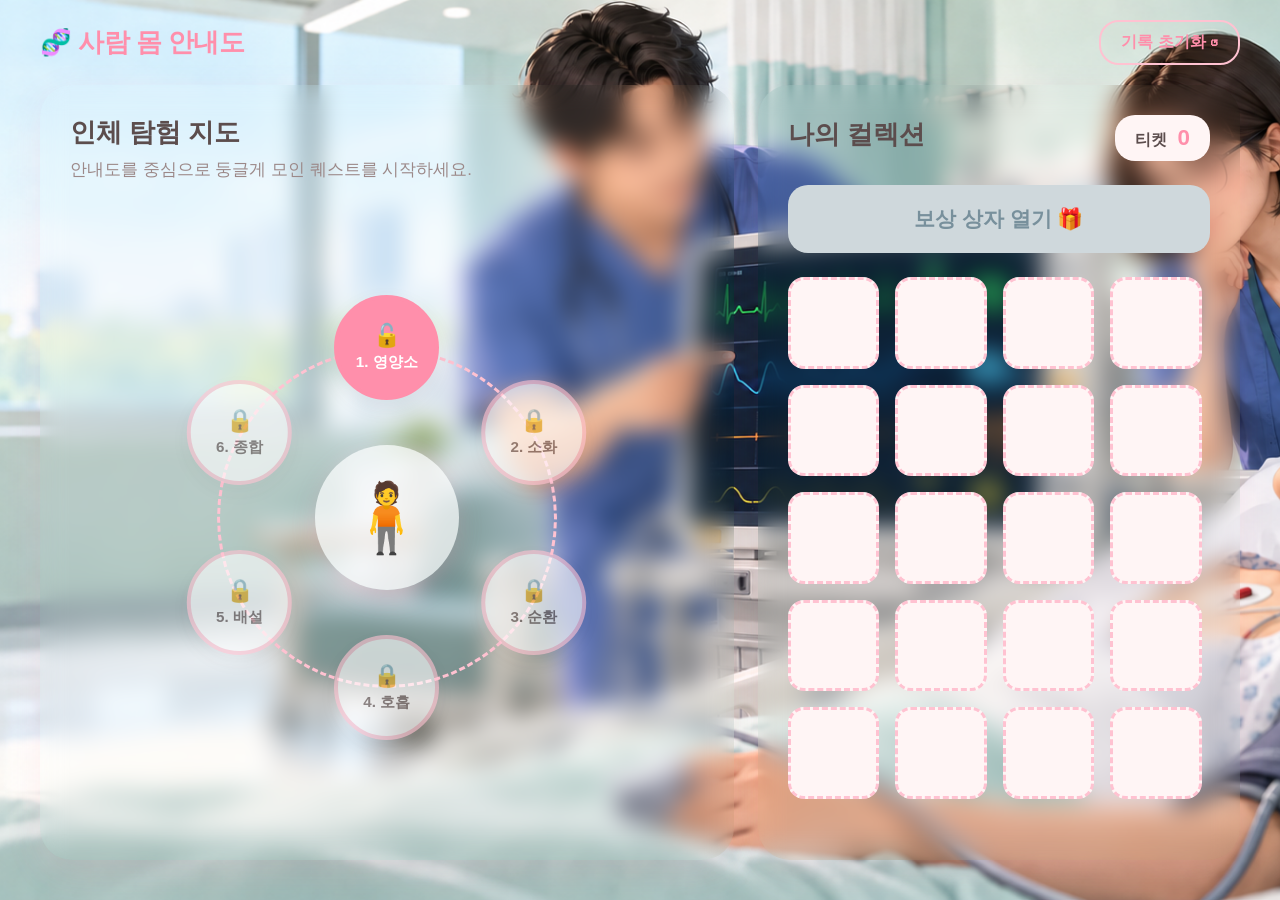
<file: index.html>
<!DOCTYPE html>
<html lang="ko">
<head>
    <meta charset="UTF-8">
    <!-- 태블릿 터치 최적화: 확대 방지 및 쫀득한 조작감 확보 -->
    <meta name="viewport" content="width=device-width, initial-scale=1.0, maximum-scale=1.0, user-scalable=no">
    <title>사람 몸 안내도</title>
    <link rel="stylesheet" href="style.css">
</head>
<body>
    <!-- 상단 로고 및 초기화 바 -->
    <header class="top-bar">
        <div class="logo">🧬 사람 몸 안내도</div>
        <button id="btn-reset" class="btn-ghost">기록 초기화 ↺</button>
    </header>

    <main class="dashboard">
        <!-- 왼쪽: 인체 탐험 지도 -->
        <section class="card map-card">
            <div class="card-header-text">
                <h2 class="card-title">인체 탐험 지도</h2>
                <p class="card-subtitle">안내도를 중심으로 둥글게 모인 퀘스트를 시작하세요.</p>
            </div>
            
            <div class="map-area">
                <!-- 궤도를 그리는 원형 컨테이너 -->
                <div class="quest-circle-container">
                    
                    <!-- 정중앙: 인체 안내도 일러스트 -->
                    <div class="center-illustration">
                        🧍 <!-- 추후 실제 인체 이미지 <img>로 교체 -->
                    </div>
                    
                    <!-- 60도 간격으로 궤도에 배치될 퀘스트들 -->
                    <a href="quest1.html" class="quest-bubble q1">1. 영양소</a>
                    <a href="quest2.html" class="quest-bubble q2">2. 소화</a>
                    <a href="quest3.html" class="quest-bubble q3">3. 순환</a>
                    <a href="quest4.html" class="quest-bubble q4">4. 호흡</a>
                    <a href="quest5.html" class="quest-bubble q5">5. 배설</a>
                    <a href="quest6.html" class="quest-bubble q6">6. 종합</a>
                    
                </div>
            </div>
        </section>

        <!-- 오른쪽: 보상 상자 영역 -->
        <aside class="card reward-card">
            <div class="reward-header">
                <h2 class="card-title">나의 컬렉션</h2>
                <div class="ticket-badge">
                    티켓 <span id="reward-count" class="count-highlight">0</span>
                </div>
            </div>
            
            <!-- 범용 보상 엔진과 연결되는 메인 뽑기 버튼 -->
            <button id="btn-claim-reward" class="btn-primary" disabled>보상 상자 열기 🎁</button>
            
            <!-- 획득한 보상이 들어갈 그리드 영역 -->
            <div id="reward-area" class="reward-grid">
                <!-- rewards.js가 이곳에 보상 슬롯을 동적으로 생성합니다 -->
            </div>
        </aside>
    </main>

    <script src="js/main.js"></script>
    <script src="js/rewards.js"></script>
    <script>
        // 초기화 버튼 이벤트 (교사 테스트 및 학생 재시작 용도)
        document.getElementById('btn-reset').addEventListener('click', () => {
            if(confirm("모든 기록을 지우고 처음부터 다시 시작할까요?")) {
                if(window.UniversalReward) window.UniversalReward.reset();
                alert("기록이 깔끔하게 비워졌습니다.");
            }
        });
    </script>
</body>
</html>
</file>
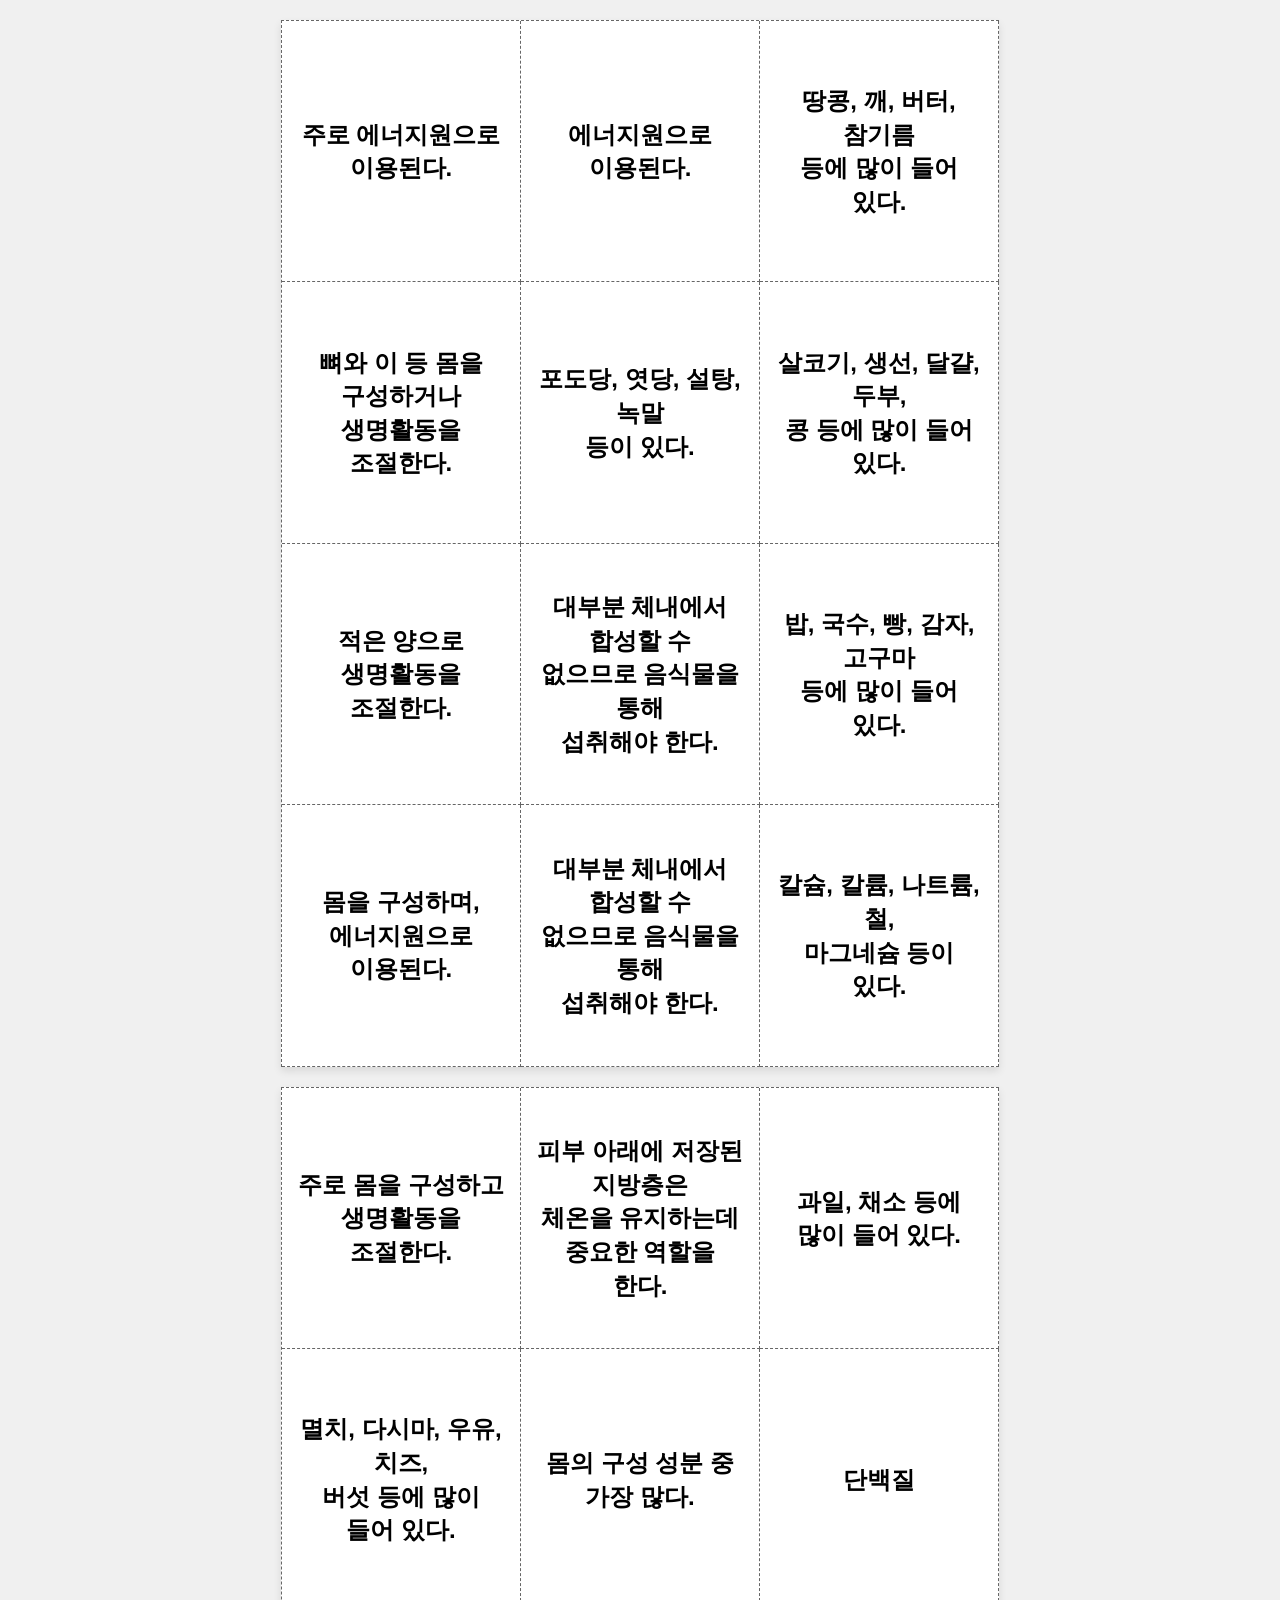
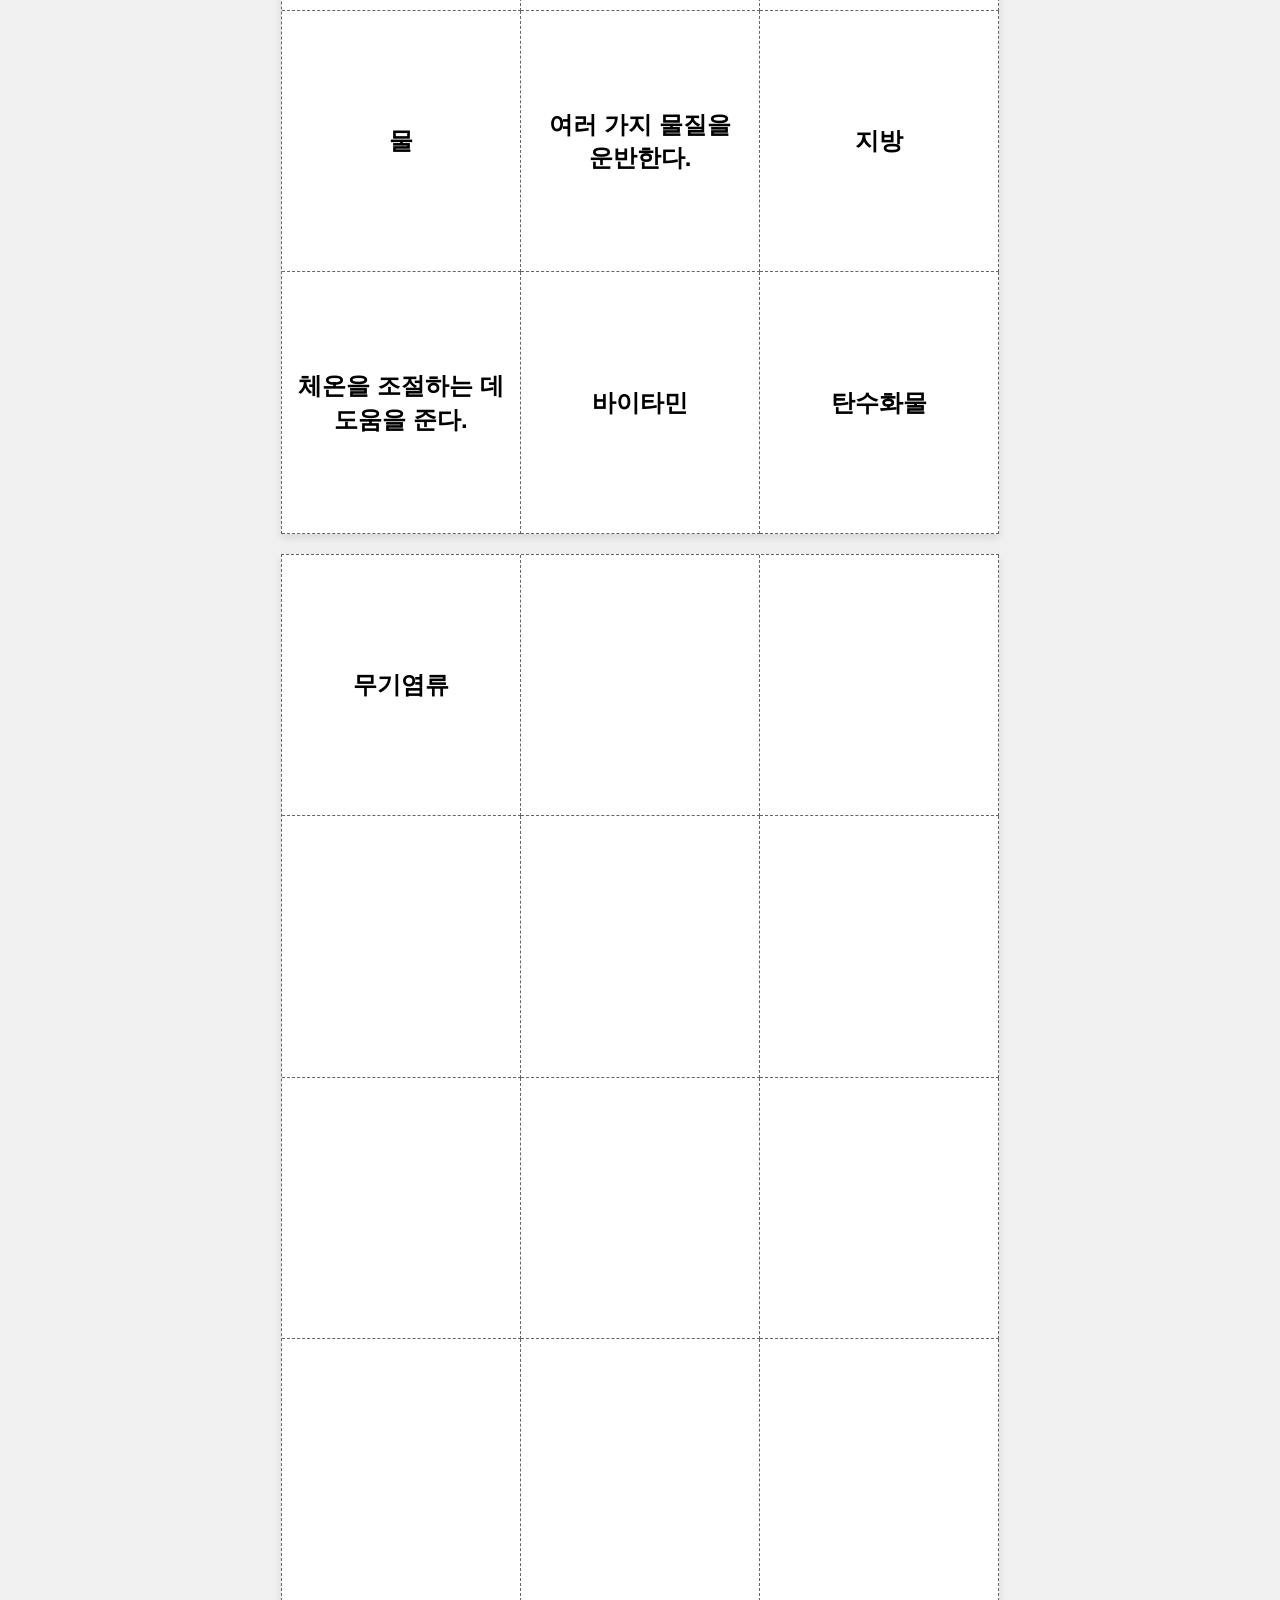
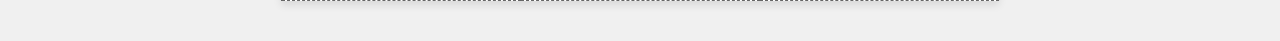
<file: nutrient.html>
<!DOCTYPE html>
<html lang="ko">
<head>
<meta charset="UTF-8">
<title>영양소 카드</title>
<style>
    /* A4 용지 및 10mm 여백 설정 */
    @page {
        size: A4 portrait;
        margin: 10mm;
    }
    
    body {
        margin: 0;
        padding: 0;
        font-family: "Malgun Gothic", "맑은 고딕", dotum, sans-serif;
        background-color: #fff;
        -webkit-print-color-adjust: exact;
    }

    /* 1페이지(A4) 기준 크기 및 4x3 배열 설정 */
    .page {
        display: grid;
        grid-template-columns: repeat(3, 1fr);
        grid-template-rows: repeat(4, 1fr);
        width: 190mm; /* A4 가로 210mm - 양옆 여백 20mm */
        height: 277mm; /* A4 세로 297mm - 위아래 여백 20mm */
        page-break-after: always;
        border-top: 1px dashed #666;
        border-left: 1px dashed #666;
        box-sizing: border-box;
    }

    /* 마지막 페이지 뒤에는 여백 띄우지 않음 */
    .page:last-child {
        page-break-after: auto;
    }

    /* 개별 카드 디자인 */
    .card {
        border-right: 1px dashed #666;
        border-bottom: 1px dashed #666;
        display: flex;
        align-items: center;
        justify-content: center;
        padding: 15px;
        text-align: center;
        font-size: 18pt; /* 가독성을 위한 글자 크기 */
        font-weight: bold;
        line-height: 1.4;
        word-break: keep-all; /* 단어 단위로 줄바꿈 */
        box-sizing: border-box;
    }
    
    /* 화면에서 미리보기 좋게 가운데 정렬 (인쇄 시에는 영향 없음) */
    @media screen {
        body {
            background-color: #f0f0f0;
            display: flex;
            flex-direction: column;
            align-items: center;
            padding: 20px;
        }
        .page {
            background-color: #fff;
            margin-bottom: 20px;
            box-shadow: 0 4px 8px rgba(0,0,0,0.1);
        }
    }
</style>
</head>
<body>

    <!-- 첫 번째 페이지 -->
    <div class="page">
        <div class="card">주로 에너지원으로<br>이용된다.</div>
        <div class="card">에너지원으로<br>이용된다.</div>
        <div class="card">땅콩, 깨, 버터, 참기름<br>등에 많이 들어 있다.</div>
        <div class="card">뼈와 이 등 몸을 구성하거나<br>생명활동을 조절한다.</div>
        <div class="card">포도당, 엿당, 설탕, 녹말<br>등이 있다.</div>
        <div class="card">살코기, 생선, 달걀, 두부,<br>콩 등에 많이 들어 있다.</div>
        <div class="card">적은 양으로<br>생명활동을 조절한다.</div>
        <div class="card">대부분 체내에서 합성할 수<br>없으므로 음식물을 통해<br>섭취해야 한다.</div>
        <div class="card">밥, 국수, 빵, 감자, 고구마<br>등에 많이 들어 있다.</div>
        <div class="card">몸을 구성하며,<br>에너지원으로 이용된다.</div>
        <div class="card">대부분 체내에서 합성할 수<br>없으므로 음식물을 통해<br>섭취해야 한다.</div>
        <div class="card">칼슘, 칼륨, 나트륨, 철,<br>마그네슘 등이 있다.</div>
    </div>

    <!-- 두 번째 페이지 -->
    <div class="page">
        <div class="card">주로 몸을 구성하고<br>생명활동을 조절한다.</div>
        <div class="card">피부 아래에 저장된 지방층은<br>체온을 유지하는데<br>중요한 역할을 한다.</div>
        <div class="card">과일, 채소 등에<br>많이 들어 있다.</div>
        <div class="card">멸치, 다시마, 우유, 치즈,<br>버섯 등에 많이 들어 있다.</div>
        <div class="card">몸의 구성 성분 중<br>가장 많다.</div>
        <div class="card">단백질</div>
        <div class="card">물</div>
        <div class="card">여러 가지 물질을<br>운반한다.</div>
        <div class="card">지방</div>
        <div class="card">체온을 조절하는 데<br>도움을 준다.</div>
        <div class="card">바이타민</div>
        <div class="card">탄수화물</div>
    </div>

    <!-- 세 번째 페이지 -->
    <div class="page">
        <div class="card">무기염류</div>
        <!-- 빈 칸 유지 -->
        <div class="card"></div>
        <div class="card"></div>
        <div class="card"></div>
        <div class="card"></div>
        <div class="card"></div>
        <div class="card"></div>
        <div class="card"></div>
        <div class="card"></div>
        <div class="card"></div>
        <div class="card"></div>
        <div class="card"></div>
    </div>

</body>
</html>
</file>
<file: style.css>
/* style.css (최종 완성본) */

:root {
    /* 눈이 편안한 웜 톤(Warm Tone) 팔레트 */
    --bg-color: #FFF5F5;        /* 아주 연한 피치 핑크 (전체 배경) */
    --card-bg: #FFFFFF;         /* 깨끗한 흰색 (카드 바탕) */
    
    --color-coral: #FF8FAB;     /* 메인 코랄 핑크 */
    --color-coral-light: #FFC2D1; /* 연한 코랄 */
    --color-mint: #82D1D9;      /* 산뜻한 민트 (버튼 등 포인트) */
    
    --text-main: #5C4D4D;       /* 다크 브라운 (눈 피로 감소) */
    --text-sub: #9C8989;        /* 부드러운 회갈색 */
    
    /* 붕 떠오르는 듯한 부드러운 그림자 */
    --shadow-soft: 0 12px 36px rgba(255, 143, 171, 0.12);
}

* {
    box-sizing: border-box;
    margin: 0;
    padding: 0;
    /* 태블릿 터치 시 텍스트 선택 방지 및 파란 깜빡임 제거 */
    user-select: none;
    -webkit-tap-highlight-color: transparent; 
}

body {
    font-family: 'Pretendard', 'Apple SD Gothic Neo', sans-serif;
    background: url('images/HB_main_01.png') center/cover no-repeat;
    color: var(--text-main);
    height: 100vh;       /* 구형 기기용 대비책 */
    height: 100dvh;      /* 주소창 높이를 제외한 '진짜' 화면 높이를 계산 */
    overflow: hidden; /* 태블릿 튕김 현상 방지 */
    display: flex;
    flex-direction: column;
}

/* 상단 로고 바 */
.top-bar {
    display: flex;
    justify-content: space-between;
    align-items: center;
    padding: 20px 40px;
}

.logo {
    font-size: 1.6rem;
    font-weight: 800;
    color: var(--color-coral);
    letter-spacing: -0.5px;
}

.btn-ghost {
    background: none;
    border: 2px solid var(--color-coral-light);
    color: var(--color-coral);
    padding: 10px 20px;
    border-radius: 20px;
    font-weight: 700;
    font-size: 1rem;
    cursor: pointer;
    transition: all 0.2s;
}

.btn-ghost:active {
    background: var(--color-coral-light);
    color: white;
}

/* 메인 대시보드 레이아웃 (태블릿 가로 6:4 분할) */
.dashboard {
    display: flex;
    gap: 24px;
    padding: 0 40px 40px 40px;
    flex: 1;
    height: calc(100vh - 75px);  /* 구형 기기용 대비책 */
    height: calc(100dvh - 75px); /* 상단 바 높이(75px)를 뺀 나머지 진짜 영역 */
}

/* 공통 카드 스타일 */
.card {
   반투명 유리 효과 적용 */
    background-color: rgba(255, 255, 255, 0.7); /* 70% 불투명한 흰색 */
    backdrop-filter: blur(12px);         /* 배경을 부드럽게 뭉개줌 */
    -webkit-backdrop-filter: blur(12px); /* 아이패드/사파리 지원 */

    border-radius: 32px; 
    box-shadow: var(--shadow-soft);
    padding: 30px;
    display: flex;
    flex-direction: column;
}

.card-title {
    font-size: 1.6rem;
    font-weight: 800;
    margin-bottom: 8px;
}

.card-subtitle {
    font-size: 1.05rem;
    color: var(--text-sub);
}

.card-header-text {
    margin-bottom: 24px;
}

/* 왼쪽: 인체 탐험 지도 */
.map-card {
    flex: 6;
    position: relative;
}
/* ====================================================
   인체 탐험 지도 (비율에 맞춰 스스로 줄어드는 반응형 원형 궤도)
   ==================================================== */

.map-area {
    flex: 1;
    background-color: transparent; /* 배경 이미지가 보이도록 투명 유지 */
    border-radius: 24px;
    position: relative;
    display: flex;
    align-items: center;
    justify-content: center;
    overflow: hidden;
    
    /* 🔥 마법의 반응형 변수: 화면 폭(vw)에 맞춰 최소~최대치 사이에서 스스로 조절됩니다 */
    --radius: clamp(110px, 20vw, 170px);       /* 궤도 반지름 (기존 170px) */
    --bubble-size: clamp(75px, 10vw, 105px);   /* 퀘스트 버블 크기 (기존 105px) */
}

/* 원형 궤도 컨테이너 */
.quest-circle-container {
    position: relative;
    /* 고정 px 대신 변수를 곱해서 자동으로 궤도 크기를 결정 */
    width: calc(var(--radius) * 2);  
    height: calc(var(--radius) * 2);
    border-radius: 50%;
    border: 3px dashed var(--color-coral-light); 
    display: flex;
    align-items: center;
    justify-content: center;
}

/* 중앙 인체 일러스트 영역 */
.center-illustration {
    width: calc(var(--radius) * 0.85);
    height: calc(var(--radius) * 0.85);
    background-color: rgba(255, 255, 255, 0.7); /* 반투명 흰색 */
    border-radius: 50%;
    display: flex;
    align-items: center;
    justify-content: center;
    font-size: calc(var(--radius) * 0.4); /* 이모지/로고 크기도 반응형 */
    box-shadow: 0 8px 24px rgba(255, 143, 171, 0.2);
    z-index: 10;
}

/* 퀘스트 비눗방울 기본 설정 */
.quest-bubble {
    position: absolute; 
    display: flex;
    align-items: center;
    justify-content: center;
    width: var(--bubble-size);
    height: var(--bubble-size);
    background-color: var(--card-bg);
    color: var(--text-main);
    text-decoration: none;
    font-weight: 800;
    /* 글자 크기도 버블이 작아지면 같이 줄어들도록 clamp 적용 */
    font-size: clamp(0.85rem, 1.5vw, 1.1rem); 
    border-radius: 50%;
    box-shadow: 0 8px 20px rgba(92, 77, 77, 0.08);
    border: 4px solid var(--color-coral-light);
    transition: transform 0.2s cubic-bezier(0.175, 0.885, 0.32, 1.275), background-color 0.3s, border-color 0.3s;
}

/* 
 * 60도 간격 원형 배치 공식 
 * (고정된 170px 대신 var(--radius)를 사용하여 궤도 크기에 맞게 자동으로 위치 이동!)
 */
.q1 { transform: rotate(-90deg) translate(var(--radius)) rotate(90deg); }   
.q2 { transform: rotate(-30deg) translate(var(--radius)) rotate(30deg); }   
.q3 { transform: rotate(30deg) translate(var(--radius)) rotate(-30deg); }   
.q4 { transform: rotate(90deg) translate(var(--radius)) rotate(-90deg); }   
.q5 { transform: rotate(150deg) translate(var(--radius)) rotate(-150deg); } 
.q6 { transform: rotate(210deg) translate(var(--radius)) rotate(-210deg); } 

/* 터치 시 눌리는 쫀득한 효과 */
.q1:active { transform: rotate(-90deg) translate(var(--radius)) rotate(90deg) scale(0.9); }
.q2:active { transform: rotate(-30deg) translate(var(--radius)) rotate(30deg) scale(0.9); }
.q3:active { transform: rotate(30deg) translate(var(--radius)) rotate(-30deg) scale(0.9); }
.q4:active { transform: rotate(90deg) translate(var(--radius)) rotate(-90deg) scale(0.9); }
.q5:active { transform: rotate(150deg) translate(var(--radius)) rotate(-150deg) scale(0.9); }
.q6:active { transform: rotate(210deg) translate(var(--radius)) rotate(-210deg) scale(0.9); }

/* ====================================================
   진행 상태 표시 CSS (Active & Completed)
   ==================================================== */

/* 현재 진행해야 할 퀘스트 (두근거리는 코랄 핑크) */
.quest-bubble.active {
    background-color: var(--color-coral);
    color: white;
    border-color: var(--color-coral);
    animation: pulse-coral 2s infinite cubic-bezier(0.66, 0, 0, 1);
    z-index: 5; /* 궤도 위에서 가장 눈에 띄게 */
}

/* 이미 완료한 퀘스트 (차분하고 살짝 투명하게) */
.quest-bubble.completed {
    background-color: var(--bg-color);
    border-color: var(--text-sub);
    color: var(--text-sub);
    opacity: 0.7;
}

/* 코랄 핑크 파동 애니메이션 */
@keyframes pulse-coral {
    0% { 
        box-shadow: 0 0 0 0 rgba(255, 143, 171, 0.7); 
    }
    70% { 
        box-shadow: 0 0 0 15px rgba(255, 143, 171, 0); 
    }
    100% { 
        box-shadow: 0 0 0 0 rgba(255, 143, 171, 0); 
    }
}

/* 오른쪽: 보상 상자 */
.reward-card {
    flex: 4;
}

.reward-header {
    display: flex;
    justify-content: space-between;
    align-items: center;
    margin-bottom: 24px;
}

.ticket-badge {
    background-color: var(--bg-color);
    color: var(--text-main);
    padding: 10px 20px;
    border-radius: 20px;
    font-weight: 700;
    font-size: 1rem;
}

.count-highlight {
    color: var(--color-coral);
    font-size: 1.4rem;
    font-weight: 800;
    margin-left: 6px;
}

/* 메인 뽑기 버튼 (민트색 포인트) */
.btn-primary {
    width: 100%;
    background-color: var(--color-mint);
    color: white;
    font-size: 1.3rem;
    font-weight: 800;
    padding: 20px;
    border: none;
    border-radius: 20px;
    margin-bottom: 24px;
    cursor: pointer;
    box-shadow: 0 8px 20px rgba(130, 209, 217, 0.45);
    transition: all 0.2s;
}

.btn-primary:active {
    transform: translateY(4px);
    box-shadow: 0 4px 10px rgba(130, 209, 217, 0.45);
}

.btn-primary:disabled {
    background-color: #EAE3E3;
    color: var(--text-sub);
    box-shadow: none;
    cursor: not-allowed;
    transform: none;
}

/* 보상 그리드 영역 */
.reward-grid {
    flex: 1;
    overflow-y: auto;
    display: grid;
    grid-template-columns: repeat(auto-fill, minmax(80px, 1fr));
    gap: 16px;
    align-content: start;
    padding-right: 8px; /* 스크롤바 여백 */
}

/* 스크롤바 커스텀 (둥글고 귀엽게) */
.reward-grid::-webkit-scrollbar {
    width: 8px;
}
.reward-grid::-webkit-scrollbar-thumb {
    background-color: var(--color-coral-light);
    border-radius: 10px;
}

.reward-slot {
    width: 100%;
    aspect-ratio: 1;
    background-color: var(--bg-color);
    border-radius: 16px;
    display: flex;
    align-items: center;
    justify-content: center;
    border: 3px dashed var(--color-coral-light);
}

.reward-item {
    width: 75%;
    height: 75%;
    object-fit: contain;
    animation: popBounce 0.5s cubic-bezier(0.175, 0.885, 0.32, 1.275);
}

/* 보상 등장 애니메이션 */
@keyframes popBounce {
    0% { transform: scale(0); opacity: 0; }
    100% { transform: scale(1); opacity: 1; }
}
</file>
